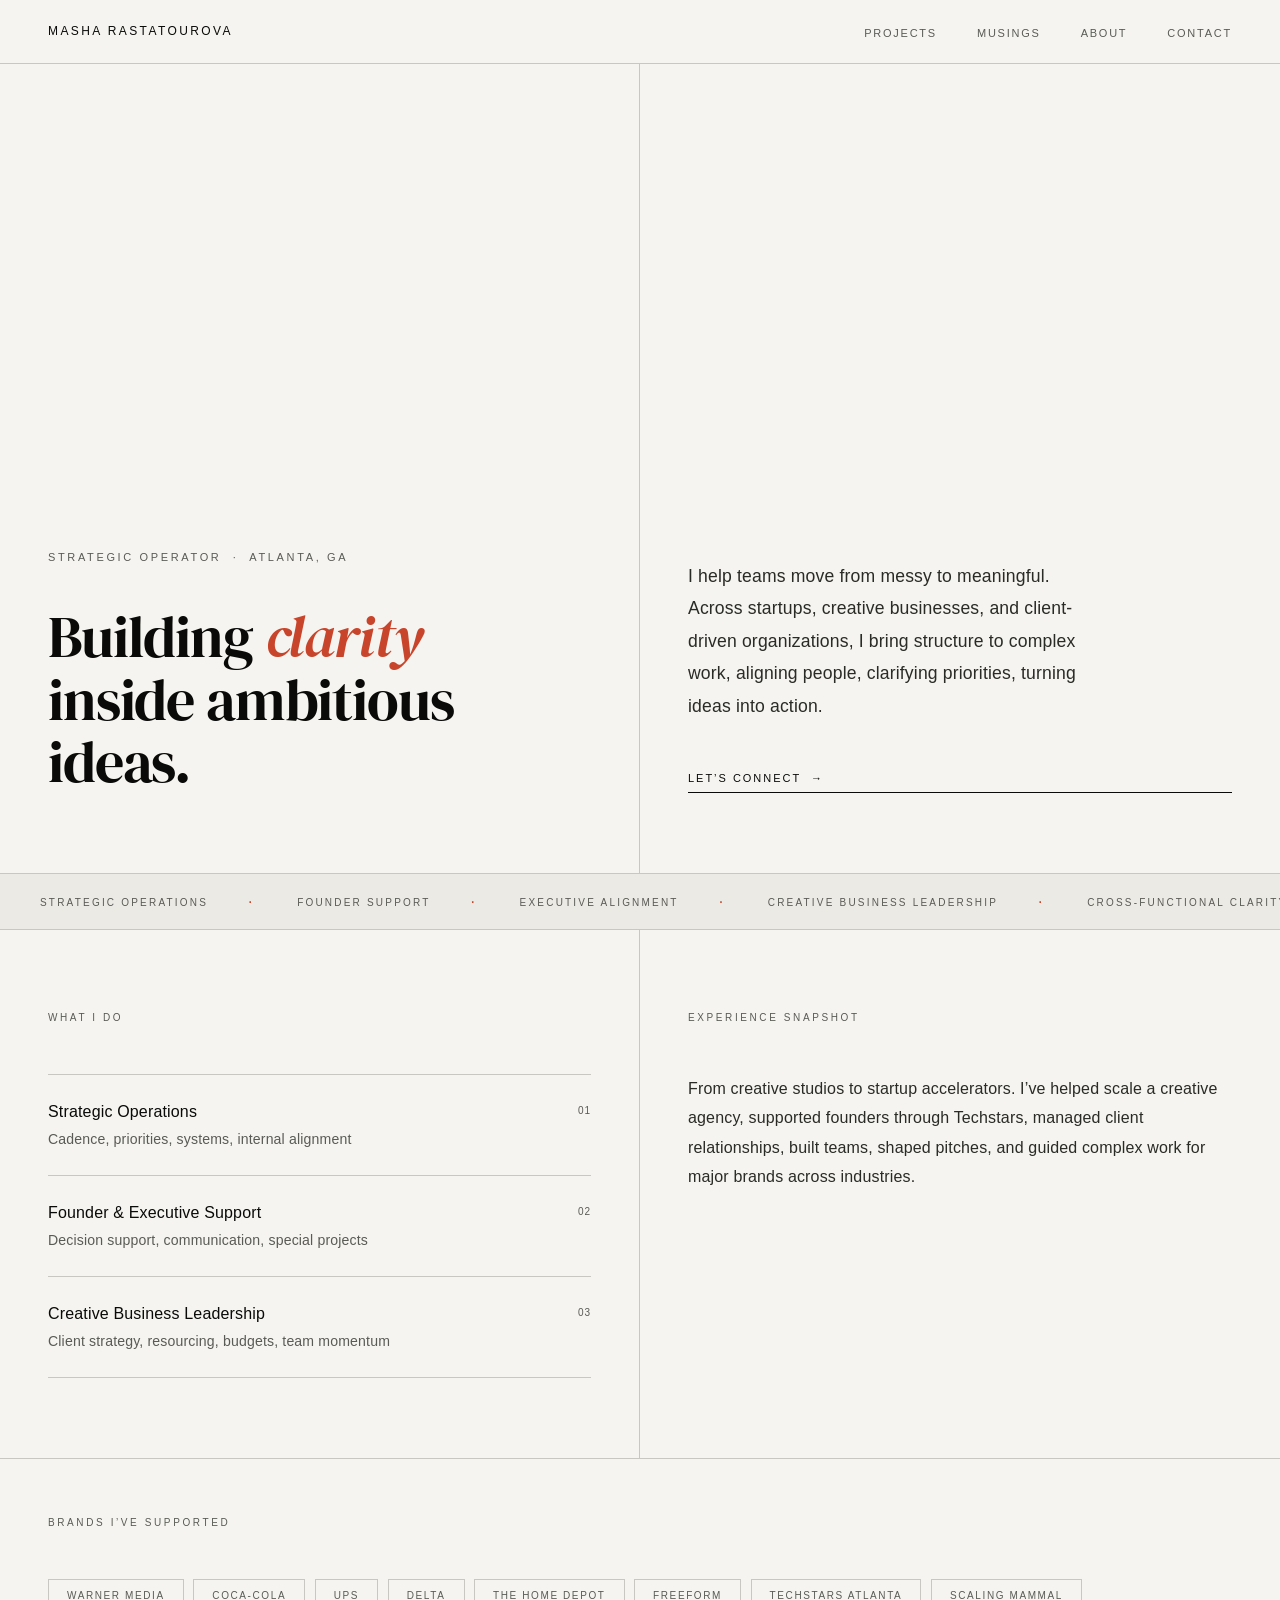
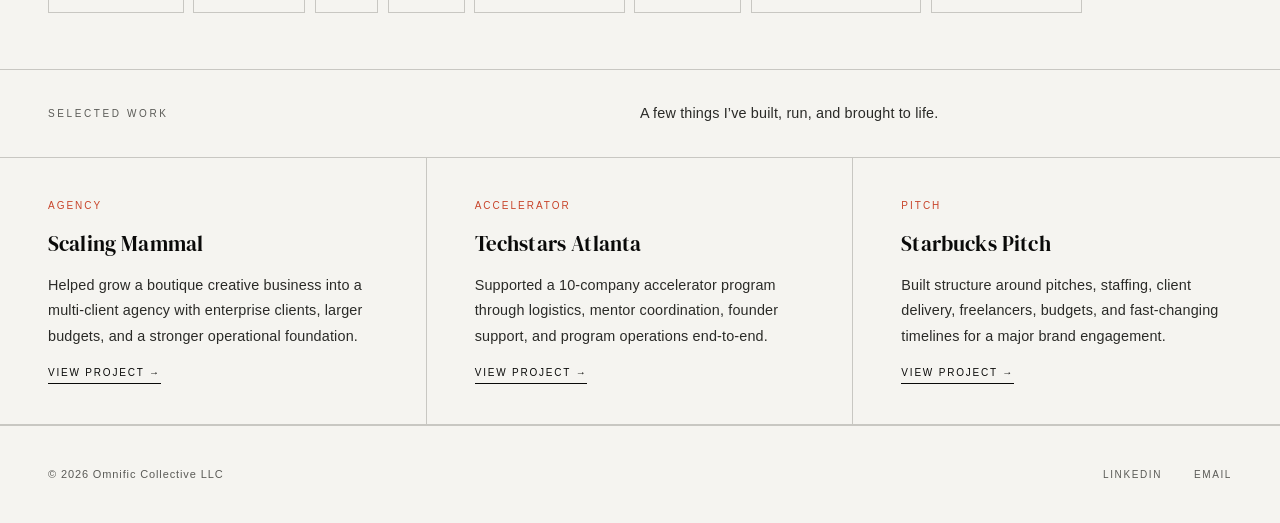
<file: index.html>
<!DOCTYPE html>
<html lang="en">
<head>
<meta charset="UTF-8">
<meta name="viewport" content="width=device-width, initial-scale=1.0">
<title>Masha Rastatourova</title>
<link href="https://fonts.googleapis.com/css2?family=DM+Serif+Display:ital@0;1&display=swap" rel="stylesheet">
<style>*,*::before,*::after{box-sizing:border-box;margin:0;padding:0}:root{--black:#0a0a09;--warm-white:#f5f4f0;--off-white:#eceae4;--mid:#5a5a56;--rule:#c8c7c2;--accent:#c8442a;--body-text:#2a2a27}html{font-size:16px;scroll-behavior:smooth}body{font-family:'Helvetica Neue',Helvetica,Arial,sans-serif;background:var(--warm-white);color:var(--black);font-weight:400;line-height:1.6;letter-spacing:.01em;-webkit-font-smoothing:antialiased}nav{width:100%;background:var(--warm-white);border-bottom:1px solid var(--rule);display:flex;align-items:center;justify-content:space-between;padding:0 3rem;height:64px}.nav-name{font-size:12px;letter-spacing:.2em;text-transform:uppercase;font-weight:500;color:var(--black);text-decoration:none}.nav-links{display:flex;gap:2.5rem;list-style:none}.nav-links a{font-size:11px;letter-spacing:.16em;text-transform:uppercase;color:var(--mid);text-decoration:none;transition:color .2s}.nav-links a:hover{color:var(--black)}.hero{display:grid;grid-template-columns:1fr 1fr;min-height:90vh;border-bottom:1px solid var(--rule)}.hero-left{display:flex;flex-direction:column;justify-content:flex-end;padding:5rem 3rem;border-right:1px solid var(--rule)}.eyebrow{font-size:11px;letter-spacing:.24em;text-transform:uppercase;color:var(--mid);margin-bottom:2.5rem;font-weight:500}.hero-headline{font-family:'DM Serif Display',Georgia,serif;font-size:clamp(2.8rem,4.5vw,4.4rem);font-weight:400;line-height:1.08;letter-spacing:-.02em;color:var(--black)}.hero-headline em{font-style:italic;color:var(--accent)}.hero-right{display:flex;flex-direction:column;justify-content:flex-end;padding:5rem 3rem}.hero-body{font-size:1.1rem;line-height:1.85;color:var(--body-text);max-width:420px;margin-bottom:3rem;font-weight:400}.cta-link{display:inline-flex;align-items:center;gap:10px;font-size:11px;letter-spacing:.18em;text-transform:uppercase;color:var(--black);text-decoration:none;border-bottom:1.5px solid var(--black);padding-bottom:4px;transition:color .2s,border-color .2s;font-weight:500}.cta-link:hover{color:var(--accent);border-color:var(--accent)}.marquee-bar{overflow:hidden;white-space:nowrap;padding:14px 0;border-bottom:1px solid var(--rule);background:var(--off-white)}.marquee-track{display:inline-block;animation:marquee 28s linear infinite}.marquee-track span{font-size:10px;letter-spacing:.22em;text-transform:uppercase;color:var(--mid);margin:0 2.5rem;font-weight:500}.marquee-track .dot{color:var(--accent);font-size:16px;vertical-align:middle;margin:0;letter-spacing:0}@keyframes marquee{from{transform:translateX(0)}to{transform:translateX(-50%)}}.two-col{display:grid;grid-template-columns:1fr 1fr;border-bottom:1px solid var(--rule)}.services-col{padding:5rem 3rem;border-right:1px solid var(--rule)}.section-label{font-size:10px;letter-spacing:.26em;text-transform:uppercase;color:var(--mid);margin-bottom:3rem;font-weight:500}.service-list{list-style:none}.service-item{display:grid;grid-template-columns:1fr auto;align-items:start;gap:1rem;padding:1.5rem 0;border-top:1px solid var(--rule)}.service-item:last-child{border-bottom:1px solid var(--rule)}.service-name{font-size:1rem;font-weight:500;color:var(--black);margin-bottom:.3rem}.service-desc{font-size:.88rem;color:var(--mid);line-height:1.55}.service-num{font-size:10px;color:var(--mid);letter-spacing:.1em;padding-top:4px;font-weight:500}.experience-col{padding:5rem 3rem}.exp-body{font-size:1rem;line-height:1.85;color:var(--body-text);margin-bottom:2.5rem}.clients-row{border-bottom:1px solid var(--rule);padding:3.5rem 3rem}.client-tags{display:flex;flex-wrap:wrap;gap:.6rem;margin-top:2rem}.tag{font-size:10px;letter-spacing:.16em;text-transform:uppercase;color:var(--mid);border:1px solid var(--rule);padding:8px 18px;transition:color .2s,border-color .2s;cursor:default;font-weight:500}.tag:hover{color:var(--black);border-color:var(--black)}.work-section{border-bottom:1px solid var(--rule)}.work-header{display:grid;grid-template-columns:1fr 1fr;border-bottom:1px solid var(--rule);padding:2rem 3rem;align-items:center}.work-header-right{font-size:.9rem;color:var(--body-text)}.work-cards{display:grid;grid-template-columns:1fr 1fr 1fr}.work-card{padding:2.5rem 3rem;border-right:1px solid var(--rule);display:flex;flex-direction:column;gap:1rem}.work-card:last-child{border-right:none}.card-tag{font-size:10px;letter-spacing:.2em;text-transform:uppercase;color:var(--accent);font-weight:500}.card-title{font-family:'DM Serif Display',Georgia,serif;font-size:1.3rem;font-weight:400;line-height:1.3;color:var(--black)}.card-body{font-size:.9rem;color:var(--body-text);line-height:1.75;flex:1}.card-link{display:inline-block;font-size:10px;letter-spacing:.18em;text-transform:uppercase;color:var(--black);text-decoration:none;border-bottom:1px solid var(--black);padding-bottom:2px;align-self:flex-start;transition:color .2s,border-color .2s;font-weight:500}.card-link:hover{color:var(--accent);border-color:var(--accent)}footer{display:grid;grid-template-columns:1fr 1fr;padding:2.5rem 3rem;align-items:center;border-top:1px solid var(--rule)}.footer-copy{font-size:11px;color:var(--mid);letter-spacing:.08em}.footer-links{display:flex;justify-content:flex-end;gap:2rem}.footer-links a{font-size:10px;letter-spacing:.16em;text-transform:uppercase;color:var(--mid);text-decoration:none;transition:color .2s;font-weight:500}.footer-links a:hover{color:var(--black)}.fade{opacity:0;transform:translateY(12px);animation:rise .8s ease forwards}.fade:nth-child(1){animation-delay:.05s}.fade:nth-child(2){animation-delay:.2s}.fade:nth-child(3){animation-delay:.35s}@keyframes rise{to{opacity:1;transform:translateY(0)}}@media(max-width:768px){nav{padding:0 1.5rem}.nav-links{gap:1.2rem}.hero{grid-template-columns:1fr;min-height:auto}.hero-left{padding:4rem 1.5rem 2rem;border-right:none;border-bottom:1px solid var(--rule)}.hero-right{padding:2rem 1.5rem 4rem}.two-col{grid-template-columns:1fr}.services-col{border-right:none;border-bottom:1px solid var(--rule);padding:3rem 1.5rem}.experience-col{padding:3rem 1.5rem}.clients-row{padding:3rem 1.5rem}.work-header{grid-template-columns:1fr;gap:.5rem;padding:1.5rem}.work-cards{grid-template-columns:1fr}.work-card{border-right:none;border-bottom:1px solid var(--rule);padding:2rem 1.5rem}.work-card:last-child{border-bottom:none}footer{grid-template-columns:1fr;gap:1rem;padding:2rem 1.5rem}.footer-links{justify-content:flex-start}}</style>
</head>
<body>

<nav>
  <a class="nav-name" href="#">Masha Rastatourova</a>
  <ul class="nav-links">
    <li><a href="projects.html">Projects</a></li>
    <li><a href="musings.html">Musings</a></li>
    <li><a href="about.html">About</a></li>
    <li><a href="mailto:masha.rastatourova@gmail.com">Contact</a></li>
  </ul>
</nav>

<section class="hero">
  <div class="hero-left">
    <p class="eyebrow fade">Strategic Operator &nbsp;&middot;&nbsp; Atlanta, GA</p>
    <h1 class="hero-headline fade">Building <em>clarity</em><br>inside ambitious<br>ideas.</h1>
  </div>
  <div class="hero-right">
    <p class="hero-body fade">I help teams move from messy to meaningful. Across startups, creative businesses, and client-driven organizations, I bring structure to complex work, aligning people, clarifying priorities, turning ideas into action.</p>
    <a class="cta-link" href="mailto:masha.rastatourova@gmail.com">Let&rsquo;s connect &nbsp;&rarr;</a>
  </div>
</section>

<div class="marquee-bar" aria-hidden="true">
  <div class="marquee-track">
    <span>Strategic Operations</span><span class="dot">&middot;</span>
    <span>Founder Support</span><span class="dot">&middot;</span>
    <span>Executive Alignment</span><span class="dot">&middot;</span>
    <span>Creative Business Leadership</span><span class="dot">&middot;</span>
    <span>Cross-functional Clarity</span><span class="dot">&middot;</span>
    <span>Operating Rhythms</span><span class="dot">&middot;</span>
    <span>Strategic Operations</span><span class="dot">&middot;</span>
    <span>Founder Support</span><span class="dot">&middot;</span>
    <span>Executive Alignment</span><span class="dot">&middot;</span>
    <span>Creative Business Leadership</span><span class="dot">&middot;</span>
    <span>Cross-functional Clarity</span><span class="dot">&middot;</span>
    <span>Operating Rhythms</span><span class="dot">&middot;</span>
  </div>
</div>

<div class="two-col">
  <div class="services-col">
    <p class="section-label">What I Do</p>
    <ul class="service-list">
      <li class="service-item">
        <div><p class="service-name">Strategic Operations</p><p class="service-desc">Cadence, priorities, systems, internal alignment</p></div>
        <span class="service-num">01</span>
      </li>
      <li class="service-item">
        <div><p class="service-name">Founder &amp; Executive Support</p><p class="service-desc">Decision support, communication, special projects</p></div>
        <span class="service-num">02</span>
      </li>
      <li class="service-item">
        <div><p class="service-name">Creative Business Leadership</p><p class="service-desc">Client strategy, resourcing, budgets, team momentum</p></div>
        <span class="service-num">03</span>
      </li>
    </ul>
  </div>
  <div class="experience-col">
    <p class="section-label">Experience Snapshot</p>
    <p class="exp-body">From creative studios to startup accelerators. I&rsquo;ve helped scale a creative agency, supported founders through Techstars, managed client relationships, built teams, shaped pitches, and guided complex work for major brands across industries.</p>
  </div>
</div>

<div class="clients-row">
  <p class="section-label">Brands I&rsquo;ve Supported</p>
  <div class="client-tags">
    <span class="tag">Warner Media</span>
    <span class="tag">Coca-Cola</span>
    <span class="tag">UPS</span>
    <span class="tag">Delta</span>
    <span class="tag">The Home Depot</span>
    <span class="tag">Freeform</span>
    <span class="tag">Techstars Atlanta</span>
    <span class="tag">Scaling Mammal</span>
  </div>
</div>

<div class="work-section">
  <div class="work-header">
    <p class="section-label" style="margin-bottom:0">Selected Work</p>
    <p class="work-header-right">A few things I&rsquo;ve built, run, and brought to life.</p>
  </div>
  <div class="work-cards">
    <div class="work-card">
      <span class="card-tag">Agency</span>
      <h3 class="card-title">Scaling Mammal</h3>
      <p class="card-body">Helped grow a boutique creative business into a multi-client agency with enterprise clients, larger budgets, and a stronger operational foundation.</p>
      <a class="card-link" href="#">View project &rarr;</a>
    </div>
    <div class="work-card">
      <span class="card-tag">Accelerator</span>
      <h3 class="card-title">Techstars Atlanta</h3>
      <p class="card-body">Supported a 10-company accelerator program through logistics, mentor coordination, founder support, and program operations end-to-end.</p>
      <a class="card-link" href="#">View project &rarr;</a>
    </div>
    <div class="work-card">
      <span class="card-tag">Pitch</span>
      <h3 class="card-title">Starbucks Pitch</h3>
      <p class="card-body">Built structure around pitches, staffing, client delivery, freelancers, budgets, and fast-changing timelines for a major brand engagement.</p>
      <a class="card-link" href="#">View project &rarr;</a>
    </div>
  </div>
</div>

<footer>
  <p class="footer-copy">&copy; 2026 Omnific Collective LLC</p>
  <div class="footer-links">
    <a href="https://www.linkedin.com/in/rastatourova/" target="_blank">LinkedIn</a>
    <a href="mailto:masha.rastatourova@gmail.com">Email</a>
  </div>
</footer>

</body>
</html>
</file>
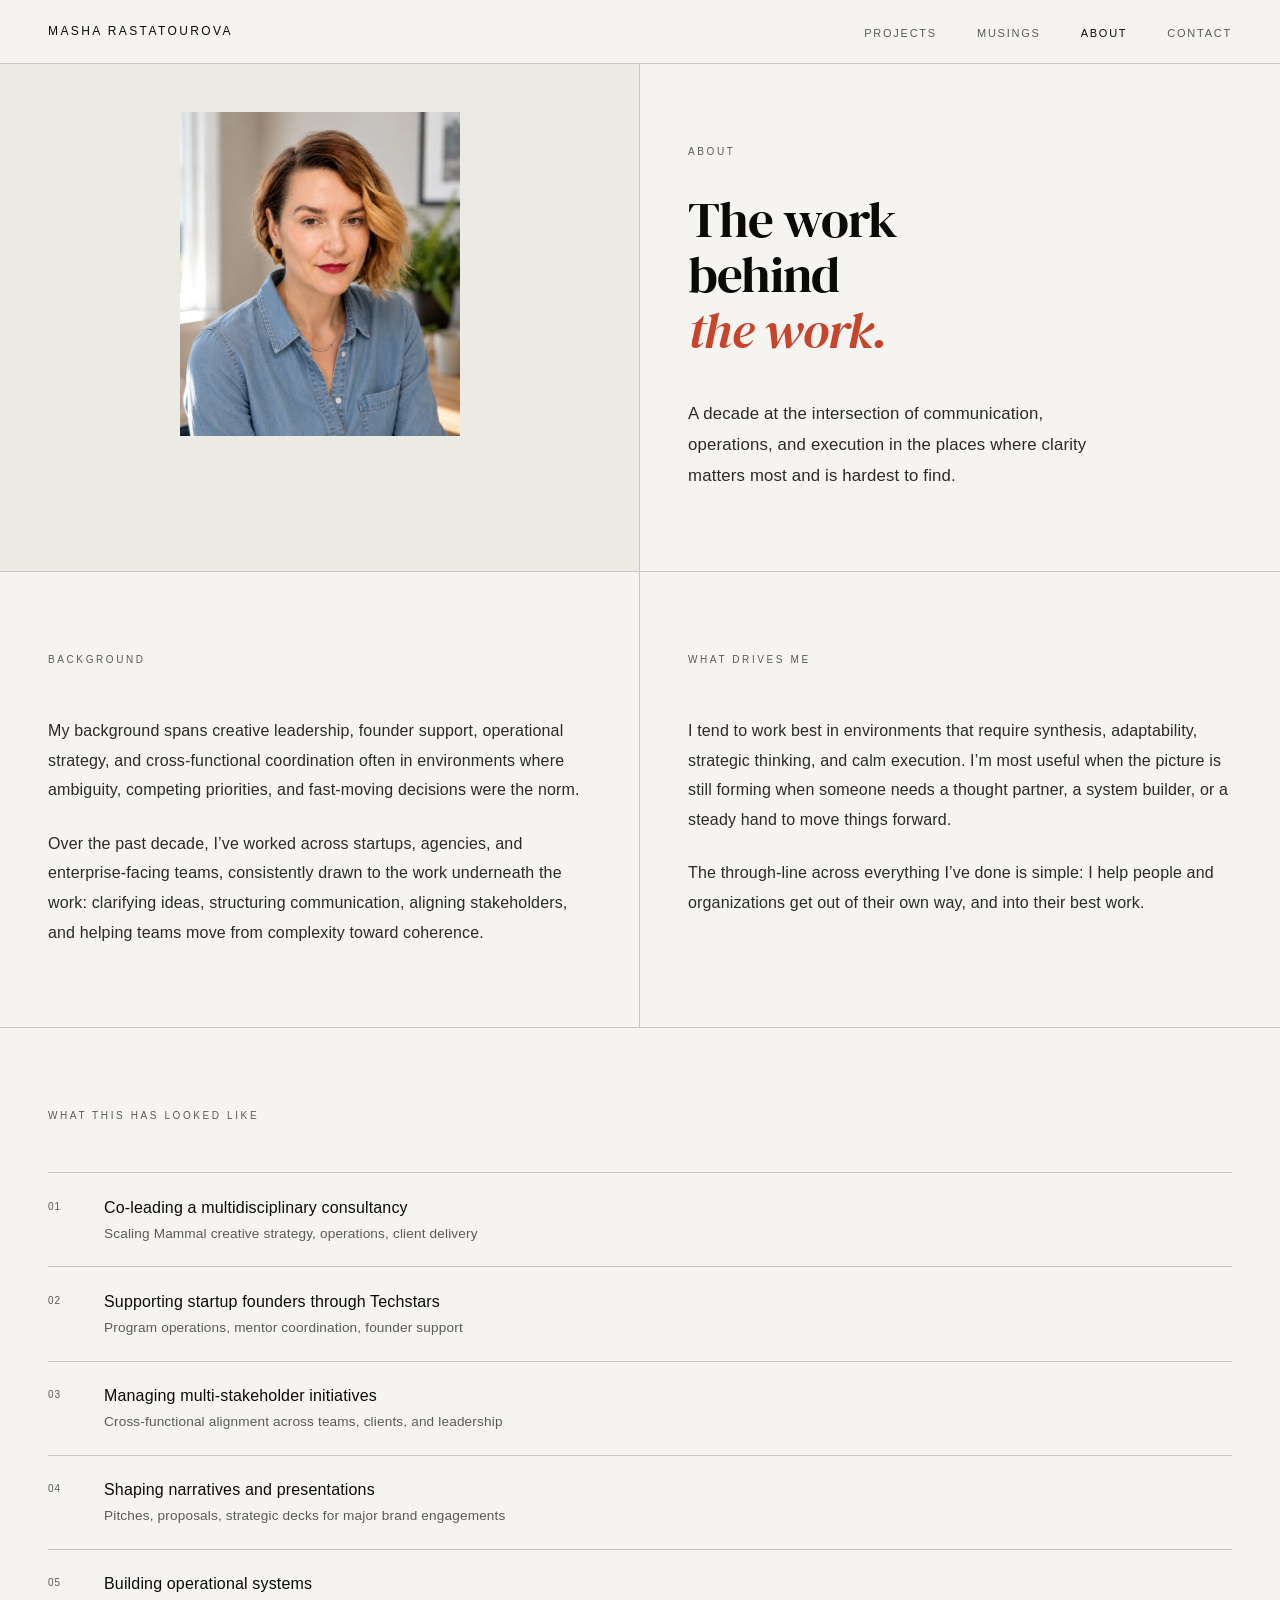
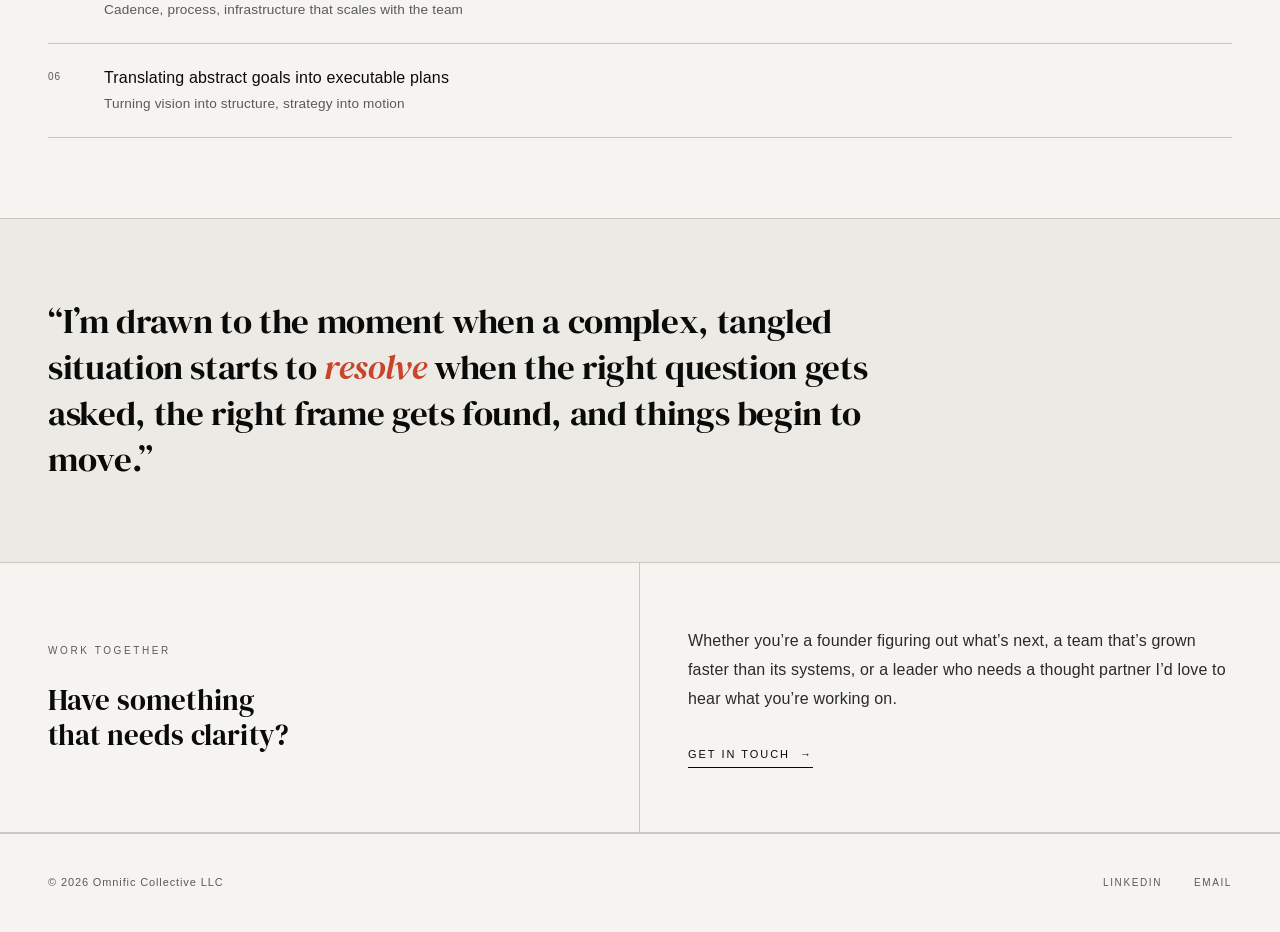
<file: about.html>
<!DOCTYPE html>
<html lang="en">
<head>
<meta charset="UTF-8">
<meta name="viewport" content="width=device-width, initial-scale=1.0">
<title>About — Masha Rastatourova</title>
<link href="https://fonts.googleapis.com/css2?family=DM+Serif+Display:ital@0;1&display=swap" rel="stylesheet">
<style>*,*::before,*::after{box-sizing:border-box;margin:0;padding:0}:root{--black:#0a0a09;--warm-white:#f5f4f0;--off-white:#eceae4;--mid:#5a5a56;--rule:#c8c7c2;--accent:#c8442a;--body-text:#2a2a27}html{font-size:16px;scroll-behavior:smooth}body{font-family:'Helvetica Neue',Helvetica,Arial,sans-serif;background:var(--warm-white);color:var(--black);font-weight:400;line-height:1.6;letter-spacing:.01em;-webkit-font-smoothing:antialiased}nav{width:100%;background:var(--warm-white);border-bottom:1px solid var(--rule);display:flex;align-items:center;justify-content:space-between;padding:0 3rem;height:64px}.nav-name{font-size:12px;letter-spacing:.2em;text-transform:uppercase;font-weight:500;color:var(--black);text-decoration:none}.nav-links{display:flex;gap:2.5rem;list-style:none}.nav-links a{font-size:11px;letter-spacing:.16em;text-transform:uppercase;color:var(--mid);text-decoration:none;transition:color .2s}.nav-links a:hover{color:var(--black)}.nav-links a.active{color:var(--black)}

/* INTRO — photo left, text right */
.intro{display:grid;grid-template-columns:1fr 1fr;border-bottom:1px solid var(--rule)}.intro-photo{border-right:1px solid var(--rule);padding:3rem;display:flex;align-items:flex-start;justify-content:center;background:var(--off-white)}.intro-photo img{width:100%;max-width:280px;height:auto;display:block;filter:grayscale(12%) contrast(1.02)}.intro-text{display:flex;flex-direction:column;justify-content:flex-end;padding:5rem 3rem}.intro-eyebrow{font-size:10px;letter-spacing:.26em;text-transform:uppercase;color:var(--mid);margin-bottom:2rem;font-weight:500}.intro-title{font-family:'DM Serif Display',Georgia,serif;font-size:clamp(2.6rem,4vw,3.8rem);font-weight:400;line-height:1.08;letter-spacing:-.02em;margin-bottom:2.5rem}.intro-title em{font-style:italic;color:var(--accent)}.intro-body{font-size:1.05rem;line-height:1.85;color:var(--body-text);max-width:420px}

/* BIO */
.bio-section{display:grid;grid-template-columns:1fr 1fr;border-bottom:1px solid var(--rule)}.bio-left{padding:5rem 3rem;border-right:1px solid var(--rule)}.bio-right{padding:5rem 3rem}.bio-label{font-size:10px;letter-spacing:.26em;text-transform:uppercase;color:var(--mid);margin-bottom:3rem;font-weight:500}.bio-body{font-size:1rem;line-height:1.85;color:var(--body-text);margin-bottom:1.5rem}.bio-body:last-child{margin-bottom:0}

/* CAPABILITIES */
.capabilities{border-bottom:1px solid var(--rule);padding:5rem 3rem}.cap-label{font-size:10px;letter-spacing:.26em;text-transform:uppercase;color:var(--mid);margin-bottom:3rem;font-weight:500}.cap-list{list-style:none}.cap-item{padding:1.4rem 0;border-top:1px solid var(--rule);display:grid;grid-template-columns:3rem 1fr;gap:.5rem;align-items:start}.cap-item:last-child{border-bottom:1px solid var(--rule)}.cap-num{font-size:10px;color:var(--mid);letter-spacing:.1em;font-weight:500;padding-top:3px}.cap-text{font-size:1rem;color:var(--black);font-weight:400;line-height:1.5}.cap-sub{font-size:.85rem;color:var(--mid);margin-top:.25rem;line-height:1.5}

/* QUOTE */
.quote-band{padding:5rem 3rem;border-bottom:1px solid var(--rule);background:var(--off-white)}.quote-text{font-family:'DM Serif Display',Georgia,serif;font-size:clamp(1.5rem,2.8vw,2.2rem);font-weight:400;line-height:1.3;letter-spacing:-.01em;color:var(--black);max-width:820px}.quote-text em{font-style:italic;color:var(--accent)}

/* CTA */
.about-cta{display:grid;grid-template-columns:1fr 1fr;border-bottom:1px solid var(--rule)}.cta-left{padding:4rem 3rem;border-right:1px solid var(--rule);display:flex;flex-direction:column;justify-content:center}.cta-right{padding:4rem 3rem;display:flex;flex-direction:column;justify-content:center}.cta-label{font-size:10px;letter-spacing:.26em;text-transform:uppercase;color:var(--mid);margin-bottom:1.5rem;font-weight:500}.cta-heading{font-family:'DM Serif Display',Georgia,serif;font-size:1.8rem;font-weight:400;line-height:1.2}.cta-body{font-size:1rem;line-height:1.8;color:var(--body-text);margin-bottom:2rem}.cta-link{display:inline-flex;align-items:center;gap:10px;font-size:11px;letter-spacing:.18em;text-transform:uppercase;color:var(--black);text-decoration:none;border-bottom:1.5px solid var(--black);padding-bottom:4px;transition:color .2s,border-color .2s;font-weight:500;align-self:flex-start}.cta-link:hover{color:var(--accent);border-color:var(--accent)}

footer{display:grid;grid-template-columns:1fr 1fr;padding:2.5rem 3rem;align-items:center;border-top:1px solid var(--rule)}.footer-copy{font-size:11px;color:var(--mid);letter-spacing:.08em}.footer-links{display:flex;justify-content:flex-end;gap:2rem}.footer-links a{font-size:10px;letter-spacing:.16em;text-transform:uppercase;color:var(--mid);text-decoration:none;transition:color .2s;font-weight:500}.footer-links a:hover{color:var(--black)}

.fade{opacity:0;transform:translateY(12px);animation:rise .8s ease forwards}.fade:nth-child(1){animation-delay:.05s}.fade:nth-child(2){animation-delay:.2s}.fade:nth-child(3){animation-delay:.35s}@keyframes rise{to{opacity:1;transform:translateY(0)}}

@media(max-width:768px){nav{padding:0 1.5rem}.nav-links{gap:1.2rem}.intro{grid-template-columns:1fr}.intro-photo{border-right:none;border-bottom:1px solid var(--rule);padding:2rem 1.5rem}.intro-photo img{max-width:200px}.intro-text{padding:3rem 1.5rem}.bio-section{grid-template-columns:1fr}.bio-left{padding:3rem 1.5rem;border-right:none;border-bottom:1px solid var(--rule)}.bio-right{padding:3rem 1.5rem}.capabilities{padding:3rem 1.5rem}.quote-band{padding:3rem 1.5rem}.about-cta{grid-template-columns:1fr}.cta-left{padding:3rem 1.5rem;border-right:none;border-bottom:1px solid var(--rule)}.cta-right{padding:3rem 1.5rem}footer{grid-template-columns:1fr;gap:1rem;padding:2rem 1.5rem}.footer-links{justify-content:flex-start}}</style>
</head>
<body>

<nav>
  <a class="nav-name" href="index.html">Masha Rastatourova</a>
  <ul class="nav-links">
    <li><a href="projects.html">Projects</a></li>
    <li><a href="musings.html">Musings</a></li>
    <li><a href="about.html" class="active">About</a></li>
    <li><a href="contact.html">Contact</a></li>
  </ul>
</nav>

<!-- INTRO WITH PHOTO -->
<div class="intro">
  <div class="intro-photo">
    <img src="masha.png" alt="Masha Rastatourova">
  </div>
  <div class="intro-text">
    <p class="intro-eyebrow fade">About</p>
    <h1 class="intro-title fade">The work<br>behind<br><em>the work.</em></h1>
    <p class="intro-body fade">A decade at the intersection of communication, operations, and execution in the places where clarity matters most and is hardest to find.</p>
  </div>
</div>

<!-- BIO -->
<div class="bio-section">
  <div class="bio-left">
    <p class="bio-label">Background</p>
    <p class="bio-body">My background spans creative leadership, founder support, operational strategy, and cross-functional coordination often in environments where ambiguity, competing priorities, and fast-moving decisions were the norm.</p>
    <p class="bio-body">Over the past decade, I&rsquo;ve worked across startups, agencies, and enterprise-facing teams, consistently drawn to the work underneath the work: clarifying ideas, structuring communication, aligning stakeholders, and helping teams move from complexity toward coherence.</p>
  </div>
  <div class="bio-right">
    <p class="bio-label">What Drives Me</p>
    <p class="bio-body">I tend to work best in environments that require synthesis, adaptability, strategic thinking, and calm execution. I&rsquo;m most useful when the picture is still forming when someone needs a thought partner, a system builder, or a steady hand to move things forward.</p>
    <p class="bio-body">The through-line across everything I&rsquo;ve done is simple: I help people and organizations get out of their own way, and into their best work.</p>
  </div>
</div>

<!-- CAPABILITIES -->
<div class="capabilities">
  <p class="cap-label">What This Has Looked Like</p>
  <ul class="cap-list">
    <li class="cap-item">
      <span class="cap-num">01</span>
      <div><p class="cap-text">Co-leading a multidisciplinary consultancy</p><p class="cap-sub">Scaling Mammal creative strategy, operations, client delivery</p></div>
    </li>
    <li class="cap-item">
      <span class="cap-num">02</span>
      <div><p class="cap-text">Supporting startup founders through Techstars</p><p class="cap-sub">Program operations, mentor coordination, founder support</p></div>
    </li>
    <li class="cap-item">
      <span class="cap-num">03</span>
      <div><p class="cap-text">Managing multi-stakeholder initiatives</p><p class="cap-sub">Cross-functional alignment across teams, clients, and leadership</p></div>
    </li>
    <li class="cap-item">
      <span class="cap-num">04</span>
      <div><p class="cap-text">Shaping narratives and presentations</p><p class="cap-sub">Pitches, proposals, strategic decks for major brand engagements</p></div>
    </li>
    <li class="cap-item">
      <span class="cap-num">05</span>
      <div><p class="cap-text">Building operational systems</p><p class="cap-sub">Cadence, process, infrastructure that scales with the team</p></div>
    </li>
    <li class="cap-item">
      <span class="cap-num">06</span>
      <div><p class="cap-text">Translating abstract goals into executable plans</p><p class="cap-sub">Turning vision into structure, strategy into motion</p></div>
    </li>
  </ul>
</div>

<!-- QUOTE -->
<div class="quote-band">
  <p class="quote-text">&ldquo;I&rsquo;m drawn to the moment when a complex, tangled situation starts to <em>resolve</em> when the right question gets asked, the right frame gets found, and things begin to move.&rdquo;</p>
</div>

<!-- CTA -->
<div class="about-cta">
  <div class="cta-left">
    <p class="cta-label">Work Together</p>
    <h2 class="cta-heading">Have something<br>that needs clarity?</h2>
  </div>
  <div class="cta-right">
    <p class="cta-body">Whether you&rsquo;re a founder figuring out what&rsquo;s next, a team that&rsquo;s grown faster than its systems, or a leader who needs a thought partner I&rsquo;d love to hear what you&rsquo;re working on.</p>
    <a class="cta-link" href="contact.html">Get in touch &nbsp;&rarr;</a>
  </div>
</div>

<footer>
  <p class="footer-copy">&copy; 2026 Omnific Collective LLC</p>
  <div class="footer-links">
    <a href="https://www.linkedin.com/in/rastatourova/" target="_blank">LinkedIn</a>
    <a href="mailto:masha.rastatourova@gmail.com">Email</a>
  </div>
</footer>

</body>
</html>
</file>
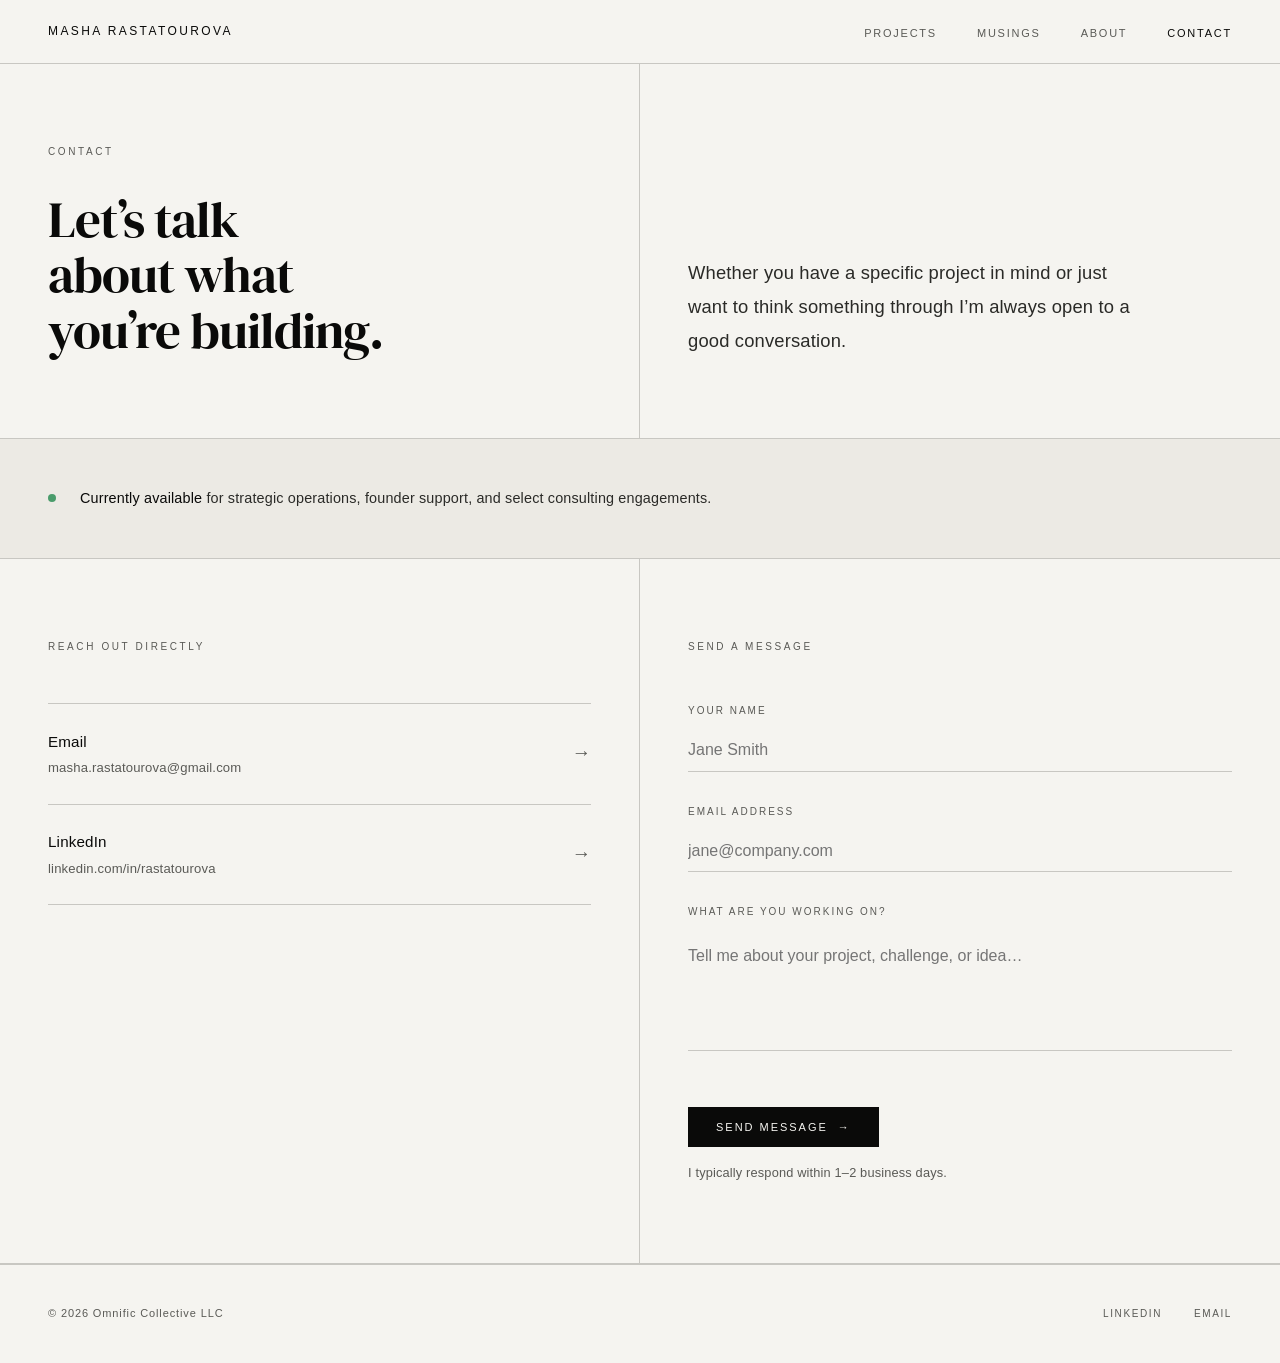
<file: contact.html>
<!DOCTYPE html>
<html lang="en">
<head>
<meta charset="UTF-8">
<meta name="viewport" content="width=device-width, initial-scale=1.0">
<title>Contact — Masha Rastatourova</title>
<link href="https://fonts.googleapis.com/css2?family=DM+Serif+Display:ital@0;1&display=swap" rel="stylesheet">
<style>*,*::before,*::after{box-sizing:border-box;margin:0;padding:0}:root{--black:#0a0a09;--warm-white:#f5f4f0;--off-white:#eceae4;--mid:#5a5a56;--rule:#c8c7c2;--accent:#c8442a;--body-text:#2a2a27}html{font-size:16px;scroll-behavior:smooth}body{font-family:'Helvetica Neue',Helvetica,Arial,sans-serif;background:var(--warm-white);color:var(--black);font-weight:400;line-height:1.6;letter-spacing:.01em;-webkit-font-smoothing:antialiased}nav{width:100%;background:var(--warm-white);border-bottom:1px solid var(--rule);display:flex;align-items:center;justify-content:space-between;padding:0 3rem;height:64px}.nav-name{font-size:12px;letter-spacing:.2em;text-transform:uppercase;font-weight:500;color:var(--black);text-decoration:none}.nav-links{display:flex;gap:2.5rem;list-style:none}.nav-links a{font-size:11px;letter-spacing:.16em;text-transform:uppercase;color:var(--mid);text-decoration:none;transition:color .2s}.nav-links a:hover{color:var(--black)}.nav-links a.active{color:var(--black)}

/* PAGE HEADER */
.page-header{display:grid;grid-template-columns:1fr 1fr;border-bottom:1px solid var(--rule);min-height:40vh}.page-header-left{padding:5rem 3rem;border-right:1px solid var(--rule);display:flex;flex-direction:column;justify-content:flex-end}.page-header-right{padding:5rem 3rem;display:flex;flex-direction:column;justify-content:flex-end}.page-eyebrow{font-size:10px;letter-spacing:.26em;text-transform:uppercase;color:var(--mid);margin-bottom:2rem;font-weight:500}.page-title{font-family:'DM Serif Display',Georgia,serif;font-size:clamp(2.8rem,4vw,4rem);font-weight:400;line-height:1.08;letter-spacing:-.02em}.page-intro{font-size:1.15rem;line-height:1.85;color:var(--body-text);max-width:460px}

/* CONTACT GRID */
.contact-grid{display:grid;grid-template-columns:1fr 1fr;border-bottom:1px solid var(--rule)}.contact-left{padding:5rem 3rem;border-right:1px solid var(--rule)}.contact-right{padding:5rem 3rem}.contact-label{font-size:10px;letter-spacing:.26em;text-transform:uppercase;color:var(--mid);margin-bottom:3rem;font-weight:500}

/* DIRECT LINKS */
.direct-links{display:flex;flex-direction:column;gap:0}.direct-link{display:flex;align-items:center;justify-content:space-between;padding:1.6rem 0;border-top:1px solid var(--rule);text-decoration:none;transition:color .2s}.direct-link:last-child{border-bottom:1px solid var(--rule)}.direct-link-label{font-size:.95rem;font-weight:500;color:var(--black);transition:color .2s}.direct-link-sub{font-size:.82rem;color:var(--mid);margin-top:.2rem}.direct-link-arrow{font-size:1.2rem;color:var(--mid);transition:color .2s,transform .2s}.direct-link:hover .direct-link-label{color:var(--accent)}.direct-link:hover .direct-link-arrow{color:var(--accent);transform:translateX(4px)}

/* FORM */
.form-group{margin-bottom:2rem}.form-label{display:block;font-size:10px;letter-spacing:.2em;text-transform:uppercase;color:var(--mid);margin-bottom:.7rem;font-weight:500}.form-input,.form-textarea{width:100%;background:transparent;border:none;border-bottom:1px solid var(--rule);padding:.7rem 0;font-size:1rem;color:var(--black);font-family:inherit;font-weight:400;outline:none;transition:border-color .2s;-webkit-appearance:none;border-radius:0}.form-input:focus,.form-textarea:focus{border-bottom-color:var(--black)}.form-textarea{resize:none;height:120px;line-height:1.7}.form-submit{display:inline-flex;align-items:center;gap:10px;font-size:11px;letter-spacing:.18em;text-transform:uppercase;color:var(--warm-white);background:var(--black);border:none;padding:14px 28px;cursor:pointer;font-family:inherit;font-weight:500;transition:background .2s;margin-top:1rem}.form-submit:hover{background:var(--accent)}.form-note{font-size:.8rem;color:var(--mid);margin-top:1rem;line-height:1.6}

/* AVAILABILITY */
.availability{padding:3rem;border-bottom:1px solid var(--rule);background:var(--off-white);display:flex;align-items:center;gap:1.5rem}.avail-dot{width:8px;height:8px;border-radius:50%;background:#4a9c6b;flex-shrink:0}.avail-text{font-size:.9rem;color:var(--body-text)}.avail-text strong{color:var(--black);font-weight:500}

footer{display:grid;grid-template-columns:1fr 1fr;padding:2.5rem 3rem;align-items:center;border-top:1px solid var(--rule)}.footer-copy{font-size:11px;color:var(--mid);letter-spacing:.08em}.footer-links{display:flex;justify-content:flex-end;gap:2rem}.footer-links a{font-size:10px;letter-spacing:.16em;text-transform:uppercase;color:var(--mid);text-decoration:none;transition:color .2s;font-weight:500}.footer-links a:hover{color:var(--black)}

.fade{opacity:0;transform:translateY(12px);animation:rise .8s ease forwards}.fade:nth-child(1){animation-delay:.05s}.fade:nth-child(2){animation-delay:.2s}.fade:nth-child(3){animation-delay:.35s}@keyframes rise{to{opacity:1;transform:translateY(0)}}

@media(max-width:768px){nav{padding:0 1.5rem}.nav-links{gap:1.2rem}.page-header{grid-template-columns:1fr}.page-header-left{padding:4rem 1.5rem 2rem;border-right:none;border-bottom:1px solid var(--rule)}.page-header-right{padding:2rem 1.5rem}.contact-grid{grid-template-columns:1fr}.contact-left{padding:3rem 1.5rem;border-right:none;border-bottom:1px solid var(--rule)}.contact-right{padding:3rem 1.5rem}.availability{padding:2rem 1.5rem}footer{grid-template-columns:1fr;gap:1rem;padding:2rem 1.5rem}.footer-links{justify-content:flex-start}}</style>
</head>
<body>

<nav>
  <a class="nav-name" href="index.html">Masha Rastatourova</a>
  <ul class="nav-links">
    <li><a href="projects.html">Projects</a></li>
    <li><a href="musings.html">Musings</a></li>
    <li><a href="about.html">About</a></li>
    <li><a href="contact.html" class="active">Contact</a></li>
  </ul>
</nav>

<div class="page-header">
  <div class="page-header-left">
    <p class="page-eyebrow fade">Contact</p>
    <h1 class="page-title fade">Let&rsquo;s talk<br>about what<br>you&rsquo;re building.</h1>
  </div>
  <div class="page-header-right">
    <p class="page-intro fade">Whether you have a specific project in mind or just want to think something through I&rsquo;m always open to a good conversation.</p>
  </div>
</div>

<div class="availability">
  <div class="avail-dot"></div>
  <p class="avail-text"><strong>Currently available</strong> for strategic operations, founder support, and select consulting engagements.</p>
</div>

<div class="contact-grid">
  <div class="contact-left">
    <p class="contact-label">Reach Out Directly</p>
    <div class="direct-links">
      <a class="direct-link" href="mailto:masha.rastatourova@gmail.com">
        <div>
          <p class="direct-link-label">Email</p>
          <p class="direct-link-sub">masha.rastatourova@gmail.com</p>
        </div>
        <span class="direct-link-arrow">&rarr;</span>
      </a>
      <a class="direct-link" href="https://www.linkedin.com/in/rastatourova/" target="_blank">
        <div>
          <p class="direct-link-label">LinkedIn</p>
          <p class="direct-link-sub">linkedin.com/in/rastatourova</p>
        </div>
        <span class="direct-link-arrow">&rarr;</span>
      </a>
    </div>
  </div>

  <div class="contact-right">
    <p class="contact-label">Send a Message</p>
    <form action="https://formspree.io/f/YOUR_FORM_ID" method="POST">
      <div class="form-group">
        <label class="form-label" for="name">Your Name</label>
        <input class="form-input" type="text" id="name" name="name" placeholder="Jane Smith" required>
      </div>
      <div class="form-group">
        <label class="form-label" for="email">Email Address</label>
        <input class="form-input" type="email" id="email" name="email" placeholder="jane@company.com" required>
      </div>
      <div class="form-group">
        <label class="form-label" for="message">What are you working on?</label>
        <textarea class="form-textarea" id="message" name="message" placeholder="Tell me about your project, challenge, or idea&hellip;" required></textarea>
      </div>
      <button class="form-submit" type="submit">Send message &nbsp;&rarr;</button>
      <p class="form-note">I typically respond within 1&ndash;2 business days.</p>
    </form>
  </div>
</div>

<footer>
  <p class="footer-copy">&copy; 2026 Omnific Collective LLC</p>
  <div class="footer-links">
    <a href="https://www.linkedin.com/in/rastatourova/" target="_blank">LinkedIn</a>
    <a href="mailto:masha.rastatourova@gmail.com">Email</a>
  </div>
</footer>

</body>
</html>
</file>
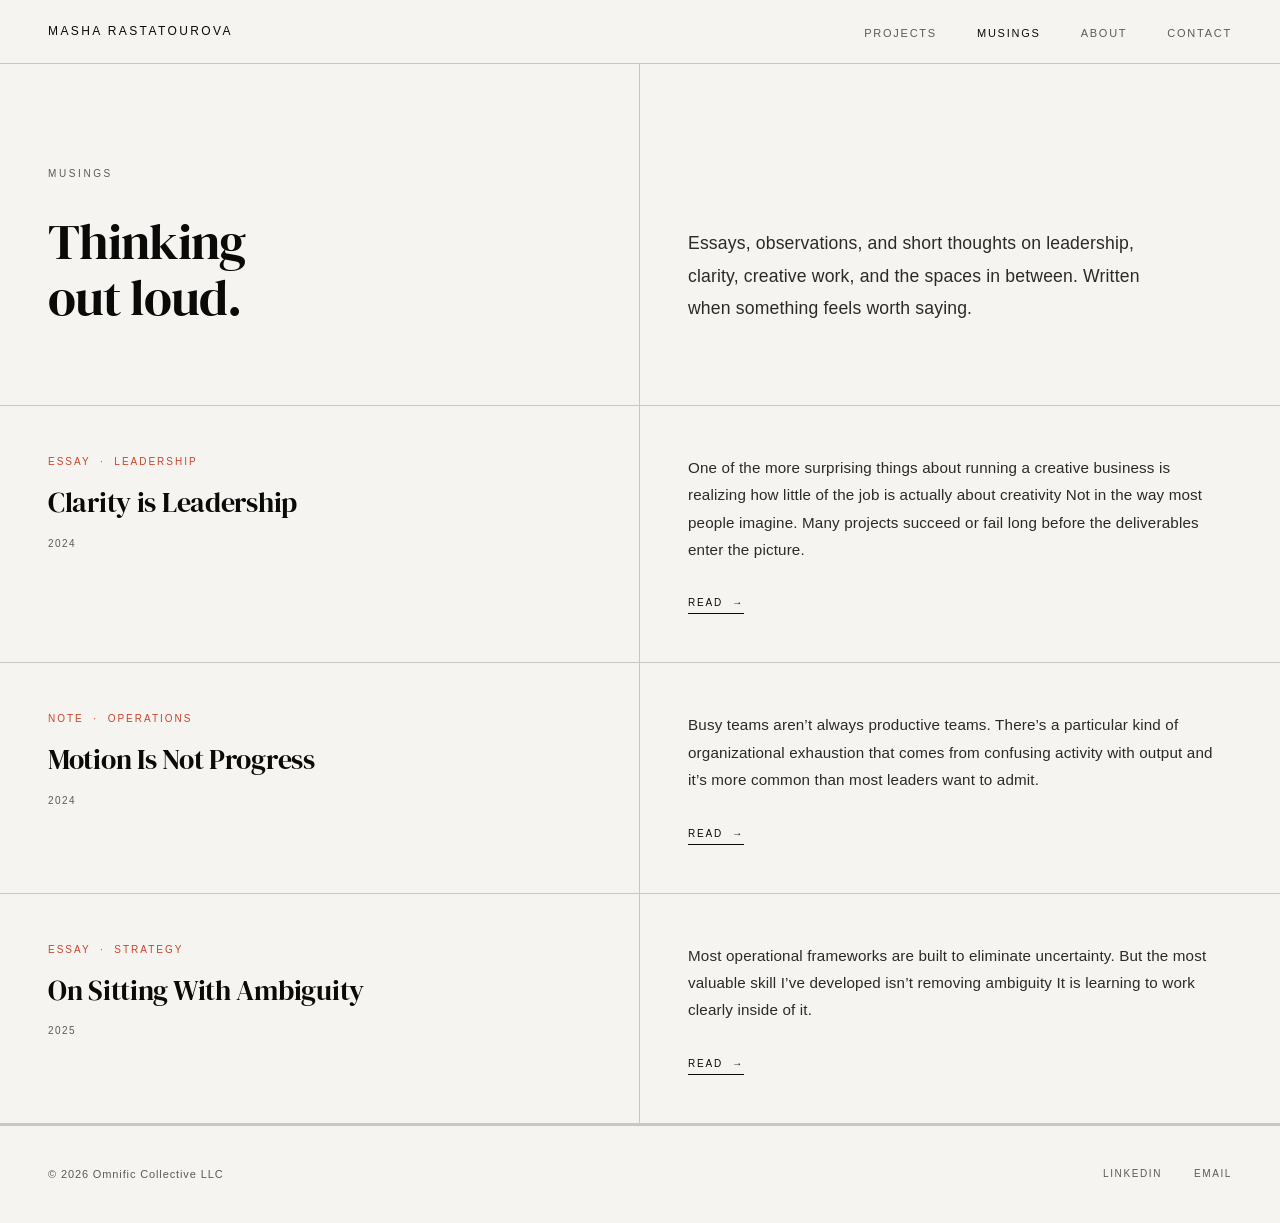
<file: musings.html>
<!DOCTYPE html>
<html lang="en">
<head>
<meta charset="UTF-8">
<meta name="viewport" content="width=device-width, initial-scale=1.0">
<title>Musings — Masha Rastatourova</title>
<link href="https://fonts.googleapis.com/css2?family=DM+Serif+Display:ital@0;1&display=swap" rel="stylesheet">
<style>*,*::before,*::after{box-sizing:border-box;margin:0;padding:0}:root{--black:#0a0a09;--warm-white:#f5f4f0;--off-white:#eceae4;--mid:#5a5a56;--rule:#c8c7c2;--accent:#c8442a;--body-text:#2a2a27}html{font-size:16px;scroll-behavior:smooth}body{font-family:'Helvetica Neue',Helvetica,Arial,sans-serif;background:var(--warm-white);color:var(--black);font-weight:400;line-height:1.6;letter-spacing:.01em;-webkit-font-smoothing:antialiased}nav{width:100%;background:var(--warm-white);border-bottom:1px solid var(--rule);display:flex;align-items:center;justify-content:space-between;padding:0 3rem;height:64px}.nav-name{font-size:12px;letter-spacing:.2em;text-transform:uppercase;font-weight:500;color:var(--black);text-decoration:none}.nav-links{display:flex;gap:2.5rem;list-style:none}.nav-links a{font-size:11px;letter-spacing:.16em;text-transform:uppercase;color:var(--mid);text-decoration:none;transition:color .2s}.nav-links a:hover{color:var(--black)}.nav-links a.active{color:var(--black)}

/* PAGE HEADER */
.page-header{display:grid;grid-template-columns:1fr 1fr;border-bottom:1px solid var(--rule);min-height:38vh}.page-header-left{padding:5rem 3rem;border-right:1px solid var(--rule);display:flex;flex-direction:column;justify-content:flex-end}.page-header-right{padding:5rem 3rem;display:flex;flex-direction:column;justify-content:flex-end}.page-eyebrow{font-size:10px;letter-spacing:.26em;text-transform:uppercase;color:var(--mid);margin-bottom:2rem;font-weight:500}.page-title{font-family:'DM Serif Display',Georgia,serif;font-size:clamp(2.8rem,4vw,4rem);font-weight:400;line-height:1.08;letter-spacing:-.02em}.page-intro{font-size:1.1rem;line-height:1.85;color:var(--body-text);max-width:460px}

/* ARTICLE LIST */
.articles{border-bottom:1px solid var(--rule)}
.article-row{display:grid;grid-template-columns:1fr 1fr;border-bottom:1px solid var(--rule);cursor:pointer;transition:background .2s}.article-row:hover{background:var(--off-white)}.article-row:last-child{border-bottom:none}.article-left{padding:3rem;border-right:1px solid var(--rule)}.article-right{padding:3rem;display:flex;flex-direction:column;justify-content:space-between}.article-tag{font-size:10px;letter-spacing:.2em;text-transform:uppercase;color:var(--accent);font-weight:500;margin-bottom:1rem}.article-title{font-family:'DM Serif Display',Georgia,serif;font-size:clamp(1.4rem,2.2vw,1.9rem);font-weight:400;line-height:1.2;letter-spacing:-.01em;margin-bottom:1rem}.article-date{font-size:10px;letter-spacing:.14em;text-transform:uppercase;color:var(--mid);font-weight:500}.article-preview{font-size:.95rem;line-height:1.8;color:var(--body-text);margin-bottom:2rem}.article-read{font-size:10px;letter-spacing:.18em;text-transform:uppercase;color:var(--black);border-bottom:1px solid var(--black);padding-bottom:2px;display:inline-block;align-self:flex-start;transition:color .2s,border-color .2s;font-weight:500}.article-row:hover .article-read{color:var(--accent);border-color:var(--accent)}

/* FULL ARTICLE */
.article-full{display:none;border-bottom:1px solid var(--rule)}.article-full.open{display:block}.article-full-inner{display:grid;grid-template-columns:1fr 2fr;border-bottom:1px solid var(--rule)}.article-sidebar{padding:4rem 3rem;border-right:1px solid var(--rule)}.sidebar-label{font-size:10px;letter-spacing:.26em;text-transform:uppercase;color:var(--mid);margin-bottom:1.5rem;font-weight:500}.sidebar-title{font-family:'DM Serif Display',Georgia,serif;font-size:1.4rem;font-weight:400;line-height:1.25;margin-bottom:2rem}.sidebar-meta{font-size:.85rem;color:var(--mid);line-height:1.7}.article-content{padding:4rem 3rem}.article-content p{font-size:1.05rem;line-height:1.9;color:var(--body-text);margin-bottom:1.6rem}.article-content p:last-child{margin-bottom:0}.article-content p.pullquote{font-family:'DM Serif Display',Georgia,serif;font-size:1.35rem;line-height:1.4;color:var(--black);border-left:2px solid var(--accent);padding-left:1.5rem;margin:2.5rem 0;font-weight:400}

/* CLOSE BTN */
.close-btn{padding:1.5rem 3rem;display:flex;align-items:center;gap:.5rem;font-size:10px;letter-spacing:.18em;text-transform:uppercase;color:var(--mid);cursor:pointer;transition:color .2s;font-weight:500;background:none;border:none;font-family:inherit}.close-btn:hover{color:var(--black)}

footer{display:grid;grid-template-columns:1fr 1fr;padding:2.5rem 3rem;align-items:center;border-top:1px solid var(--rule)}.footer-copy{font-size:11px;color:var(--mid);letter-spacing:.08em}.footer-links{display:flex;justify-content:flex-end;gap:2rem}.footer-links a{font-size:10px;letter-spacing:.16em;text-transform:uppercase;color:var(--mid);text-decoration:none;transition:color .2s;font-weight:500}.footer-links a:hover{color:var(--black)}

.fade{opacity:0;transform:translateY(12px);animation:rise .8s ease forwards}.fade:nth-child(1){animation-delay:.05s}.fade:nth-child(2){animation-delay:.2s}@keyframes rise{to{opacity:1;transform:translateY(0)}}

@media(max-width:768px){nav{padding:0 1.5rem}.nav-links{gap:1.2rem}.page-header{grid-template-columns:1fr}.page-header-left{padding:4rem 1.5rem 2rem;border-right:none;border-bottom:1px solid var(--rule)}.page-header-right{padding:2rem 1.5rem}.article-row{grid-template-columns:1fr}.article-left{padding:2rem 1.5rem;border-right:none;border-bottom:1px solid var(--rule)}.article-right{padding:2rem 1.5rem}.article-full-inner{grid-template-columns:1fr}.article-sidebar{padding:2.5rem 1.5rem;border-right:none;border-bottom:1px solid var(--rule)}.article-content{padding:2.5rem 1.5rem}.close-btn{padding:1.5rem}footer{grid-template-columns:1fr;gap:1rem;padding:2rem 1.5rem}.footer-links{justify-content:flex-start}}</style>
</head>
<body>

<nav>
  <a class="nav-name" href="index.html">Masha Rastatourova</a>
  <ul class="nav-links">
    <li><a href="projects.html">Projects</a></li>
    <li><a href="musings.html" class="active">Musings</a></li>
    <li><a href="about.html">About</a></li>
    <li><a href="contact.html">Contact</a></li>
  </ul>
</nav>

<div class="page-header">
  <div class="page-header-left">
    <p class="page-eyebrow fade">Musings</p>
    <h1 class="page-title fade">Thinking<br>out loud.</h1>
  </div>
  <div class="page-header-right">
    <p class="page-intro fade">Essays, observations, and short thoughts on leadership, clarity, creative work, and the spaces in between. Written when something feels worth saying.</p>
  </div>
</div>

<div class="articles">

  <!-- ARTICLE 1 -->
  <div class="article-row" onclick="toggleArticle('clarity')">
    <div class="article-left">
      <p class="article-tag">Essay &nbsp;·&nbsp; Leadership</p>
      <h2 class="article-title">Clarity is Leadership</h2>
      <p class="article-date">2024</p>
    </div>
    <div class="article-right">
      <p class="article-preview">One of the more surprising things about running a creative business is realizing how little of the job is actually about creativity Not in the way most people imagine. Many projects succeed or fail long before the deliverables enter the picture.</p>
      <span class="article-read">Read &nbsp;&rarr;</span>
    </div>
  </div>
  <div class="article-full" id="article-clarity">
    <div class="article-full-inner">
      <div class="article-sidebar">
        <p class="sidebar-label">Essay</p>
        <h3 class="sidebar-title">Clarity is Leadership</h3>
        <p class="sidebar-meta">On communication, ambiguity, and why clearness is a competitive advantage not just a soft skill.</p>
      </div>
      <div class="article-content">
        <p>One of the more surprising things about running a creative business is realizing how little of the job is actually about creativity Not in the way most people imagine.</p>
        <p>The work itself matters, of course. Strong thinking matters. Taste matters. Execution matters. But over time, I noticed that many projects succeeded or failed long before the actual deliverables entered the picture.</p>
        <p>They succeeded or failed in meetings. In unclear expectations. In delayed decisions. In vague feedback. In conversations people thought were &ldquo;good enough&rdquo; but quietly left everyone interpreting the project differently.</p>
        <p class="pullquote">A surprising amount of business friction is really communication friction.</p>
        <p>Not dramatic conflict. Not incompetence. Just accumulated ambiguity.</p>
        <p>In creative and startup environments especially, people often mistake motion for alignment. Teams move quickly, conversations happen constantly, ideas evolve in real time, and everyone assumes shared understanding exists because everyone has been present for the discussion.</p>
        <p>But proximity is not clarity. And ambiguity compounds.</p>
        <p>One stakeholder thinks the priority is speed. Another assumes quality. Someone else believes the scope is still flexible. Meanwhile the team continues moving forward often confidently, until the disconnect becomes too large to ignore. By then, what looks like a production problem is usually a communication problem that surfaced too late.</p>
        <p>Over time, I started thinking about clarity less as a communication skill and more as a leadership responsibility.</p>
        <p>Clear communication reduces unnecessary drag. It helps people make better decisions. It lowers defensiveness. It creates trust. It allows teams to move faster because fewer people are wasting energy interpreting hidden expectations.</p>
        <p class="pullquote">The absence of clarity creates something else entirely: hesitation.</p>
        <p>Teams hesitate when priorities are unclear. Clients hesitate when communication becomes inconsistent. Founders hesitate when messaging changes every week. Eventually momentum slows, even if everyone involved is talented.</p>
        <p>What surprised me most while running a studio was how often clients returned not simply because of the work, but because the experience of working together felt stable. Stable does not mean rigid. It means people understood where things stood. Problems were surfaced early. Expectations stayed visible. Decisions had context. Conversations stayed honest.</p>
        <p>That kind of steadiness is difficult to measure, but incredibly easy to feel.</p>
        <p>And increasingly, I think it is one of the most undervalued competitive advantages in business Particularly now. We are entering an era where execution is becoming more automated, content more abundant, and output easier to generate at scale. As that happens, clarity, judgment, and thoughtful communication become more important, not less.</p>
        <p>Because when everyone can produce more, the real differentiator becomes whether people understand what matters, why it matters, and where they are actually trying to go.</p>
        <p>That is ultimately what clarity provides. Not simplification. Direction.</p>
      </div>
    </div>
    <button class="close-btn" onclick="toggleArticle('clarity'); event.stopPropagation();">&uarr; &nbsp; Close</button>
  </div>

  <!-- ARTICLE 2 — placeholder -->
  <div class="article-row" onclick="toggleArticle('motion')">
    <div class="article-left">
      <p class="article-tag">Note &nbsp;·&nbsp; Operations</p>
      <h2 class="article-title">Motion Is Not Progress</h2>
      <p class="article-date">2024</p>
    </div>
    <div class="article-right">
      <p class="article-preview">Busy teams aren&rsquo;t always productive teams. There&rsquo;s a particular kind of organizational exhaustion that comes from confusing activity with output and it&rsquo;s more common than most leaders want to admit.</p>
      <span class="article-read">Read &nbsp;&rarr;</span>
    </div>
  </div>
  <div class="article-full" id="article-motion">
    <div class="article-full-inner">
      <div class="article-sidebar">
        <p class="sidebar-label">Note</p>
        <h3 class="sidebar-title">Motion Is Not Progress</h3>
        <p class="sidebar-meta">On the difference between being busy and actually moving forward.</p>
      </div>
      <div class="article-content">
        <p>Busy teams aren&rsquo;t always productive teams. There&rsquo;s a particular kind of organizational exhaustion that comes from confusing activity with output and it&rsquo;s more common than most leaders want to admit.</p>
        <p class="pullquote">The calendar is full. The Slack is noisy. The to-do list never empties. And yet nothing quite moves.</p>
        <p>This is a placeholder for your next piece. Replace this text with your own writing when you&rsquo;re ready the layout and formatting will carry it.</p>
      </div>
    </div>
    <button class="close-btn" onclick="toggleArticle('motion'); event.stopPropagation();">&uarr; &nbsp; Close</button>
  </div>

  <!-- ARTICLE 3 — placeholder -->
  <div class="article-row" onclick="toggleArticle('ambiguity')">
    <div class="article-left">
      <p class="article-tag">Essay &nbsp;·&nbsp; Strategy</p>
      <h2 class="article-title">On Sitting With Ambiguity</h2>
      <p class="article-date">2025</p>
    </div>
    <div class="article-right">
      <p class="article-preview">Most operational frameworks are built to eliminate uncertainty. But the most valuable skill I&rsquo;ve developed isn&rsquo;t removing ambiguity It is learning to work clearly inside of it.</p>
      <span class="article-read">Read &nbsp;&rarr;</span>
    </div>
  </div>
  <div class="article-full" id="article-ambiguity">
    <div class="article-full-inner">
      <div class="article-sidebar">
        <p class="sidebar-label">Essay</p>
        <h3 class="sidebar-title">On Sitting With Ambiguity</h3>
        <p class="sidebar-meta">Why the ability to work clearly inside uncertainty is more useful than trying to eliminate it.</p>
      </div>
      <div class="article-content">
        <p>Most operational frameworks are built to eliminate uncertainty. But the most valuable skill I&rsquo;ve developed isn&rsquo;t removing ambiguity It is learning to work clearly inside of it.</p>
        <p class="pullquote">Certainty is a luxury. Clarity is a practice.</p>
        <p>This is a placeholder for your next piece. Replace this text with your own writing when you&rsquo;re ready.</p>
      </div>
    </div>
    <button class="close-btn" onclick="toggleArticle('ambiguity'); event.stopPropagation();">&uarr; &nbsp; Close</button>
  </div>

</div>

<footer>
  <p class="footer-copy">&copy; 2026 Omnific Collective LLC</p>
  <div class="footer-links">
    <a href="https://www.linkedin.com/in/rastatourova/" target="_blank">LinkedIn</a>
    <a href="mailto:masha.rastatourova@gmail.com">Email</a>
  </div>
</footer>

<script>
function toggleArticle(id) {
  var el = document.getElementById('article-' + id);
  var isOpen = el.classList.contains('open');
  document.querySelectorAll('.article-full').forEach(function(a){ a.classList.remove('open'); });
  if (!isOpen) {
    el.classList.add('open');
    el.scrollIntoView({behavior:'smooth', block:'start'});
  }
}
</script>

</body>
</html>
</file>
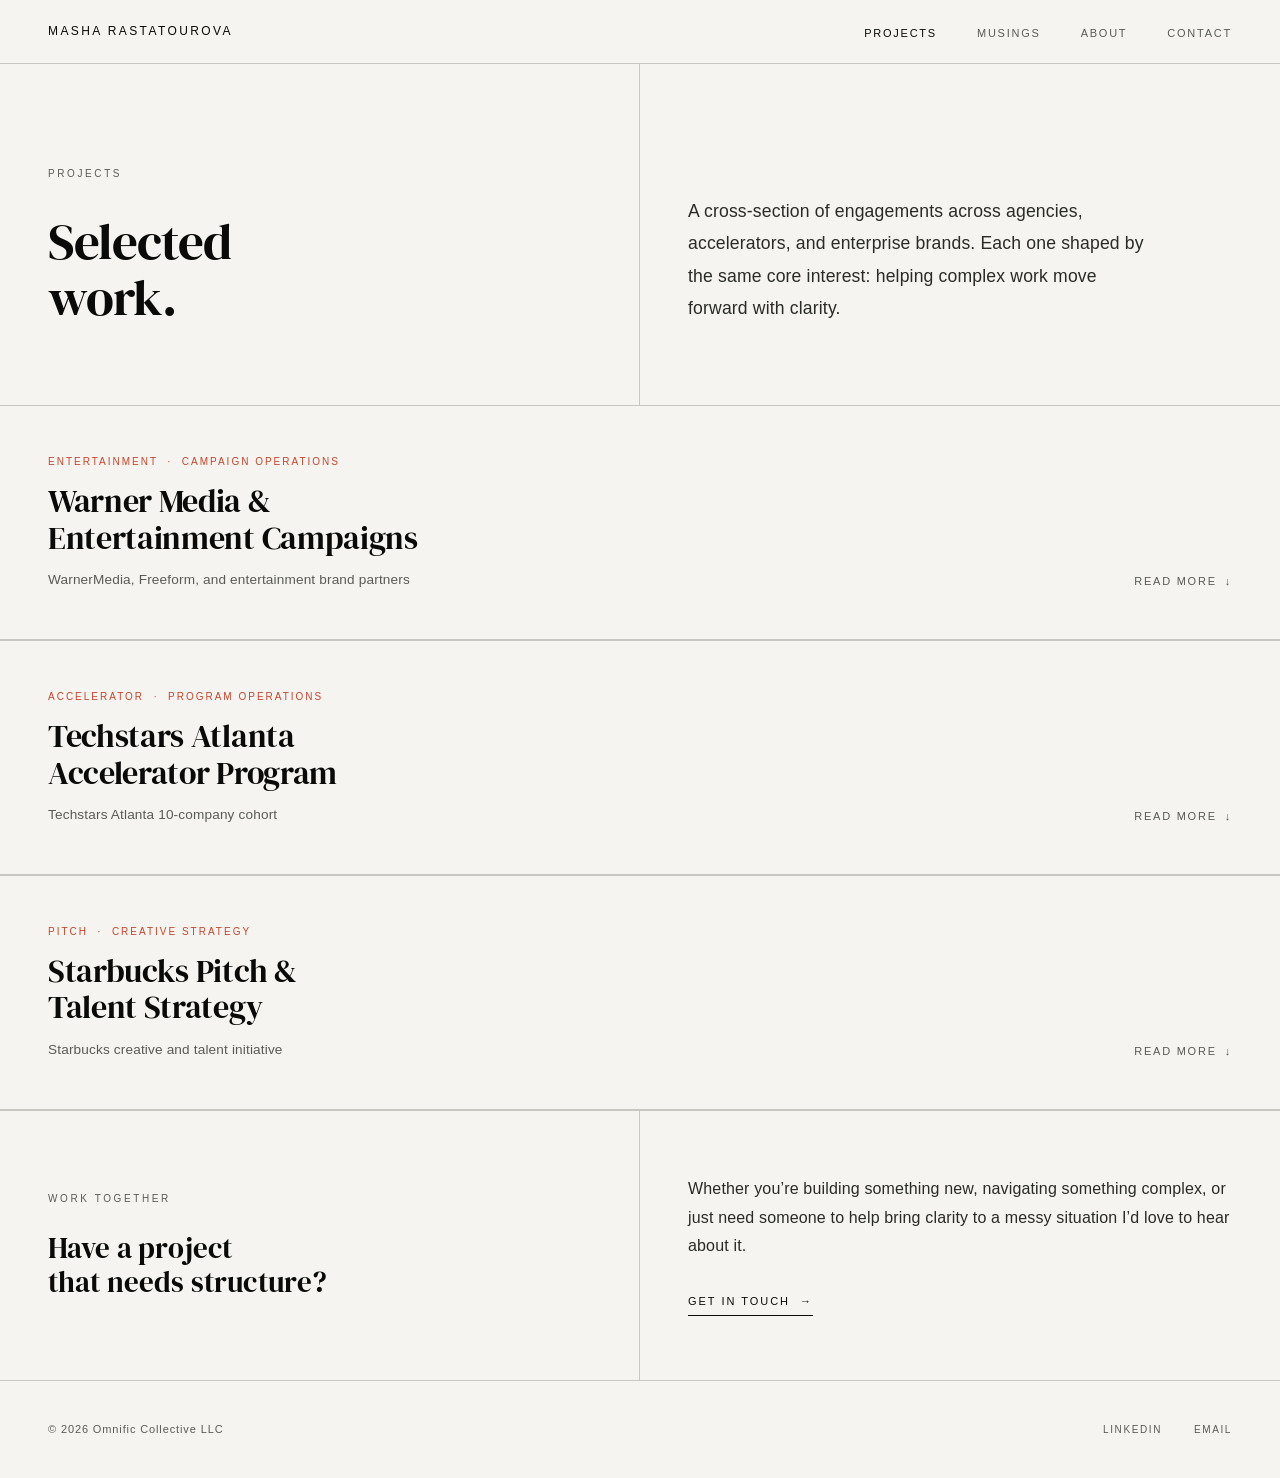
<file: projects.html>
<!DOCTYPE html>
<html lang="en">
<head>
<meta charset="UTF-8">
<meta name="viewport" content="width=device-width, initial-scale=1.0">
<title>Projects — Masha Rastatourova</title>
<link href="https://fonts.googleapis.com/css2?family=DM+Serif+Display:ital@0;1&display=swap" rel="stylesheet">
<style>*,*::before,*::after{box-sizing:border-box;margin:0;padding:0}:root{--black:#0a0a09;--warm-white:#f5f4f0;--off-white:#eceae4;--mid:#5a5a56;--rule:#c8c7c2;--accent:#c8442a;--body-text:#2a2a27}html{font-size:16px;scroll-behavior:smooth}body{font-family:'Helvetica Neue',Helvetica,Arial,sans-serif;background:var(--warm-white);color:var(--black);font-weight:400;line-height:1.6;letter-spacing:.01em;-webkit-font-smoothing:antialiased}nav{width:100%;background:var(--warm-white);border-bottom:1px solid var(--rule);display:flex;align-items:center;justify-content:space-between;padding:0 3rem;height:64px}.nav-name{font-size:12px;letter-spacing:.2em;text-transform:uppercase;font-weight:500;color:var(--black);text-decoration:none}.nav-links{display:flex;gap:2.5rem;list-style:none}.nav-links a{font-size:11px;letter-spacing:.16em;text-transform:uppercase;color:var(--mid);text-decoration:none;transition:color .2s}.nav-links a:hover{color:var(--black)}.nav-links a.active{color:var(--black)}

/* PAGE HEADER */
.page-header{display:grid;grid-template-columns:1fr 1fr;border-bottom:1px solid var(--rule);min-height:38vh}.page-header-left{padding:5rem 3rem;border-right:1px solid var(--rule);display:flex;flex-direction:column;justify-content:flex-end}.page-header-right{padding:5rem 3rem;display:flex;flex-direction:column;justify-content:flex-end}.page-eyebrow{font-size:10px;letter-spacing:.26em;text-transform:uppercase;color:var(--mid);margin-bottom:2rem;font-weight:500}.page-title{font-family:'DM Serif Display',Georgia,serif;font-size:clamp(2.8rem,4vw,4rem);font-weight:400;line-height:1.08;letter-spacing:-.02em}.page-intro{font-size:1.1rem;line-height:1.85;color:var(--body-text);max-width:460px}

/* PROJECT BLOCK */
.project{border-bottom:1px solid var(--rule)}.project-header{display:grid;grid-template-columns:1fr 1fr;border-bottom:1px solid var(--rule);padding:3rem;align-items:end;cursor:pointer;transition:background .2s}.project-header:hover{background:var(--off-white)}.project-meta{display:flex;flex-direction:column;gap:.8rem}.project-tag{font-size:10px;letter-spacing:.2em;text-transform:uppercase;color:var(--accent);font-weight:500}.project-title{font-family:'DM Serif Display',Georgia,serif;font-size:clamp(1.6rem,2.5vw,2.2rem);font-weight:400;line-height:1.15;letter-spacing:-.01em}.project-client{font-size:.85rem;color:var(--mid)}.project-toggle{font-size:11px;letter-spacing:.16em;text-transform:uppercase;color:var(--mid);display:flex;align-items:center;gap:.5rem;justify-content:flex-end;align-self:flex-end;font-weight:500}.project-toggle .arrow{transition:transform .3s;display:inline-block}.project-body{display:none;grid-template-columns:1fr 1fr}.project-body.open{display:grid}.project-col{padding:4rem 3rem;border-right:1px solid var(--rule)}.project-col:last-child{border-right:none}.col-label{font-size:10px;letter-spacing:.26em;text-transform:uppercase;color:var(--mid);margin-bottom:2rem;font-weight:500}.col-body{font-size:.97rem;line-height:1.85;color:var(--body-text);margin-bottom:1.2rem}.col-body:last-child{margin-bottom:0}.col-list{list-style:none;margin-top:1rem}.col-list li{font-size:.92rem;color:var(--body-text);padding:.5rem 0;border-top:1px solid var(--rule);display:flex;gap:1rem;align-items:baseline;line-height:1.5}.col-list li:last-child{border-bottom:1px solid var(--rule)}.col-list li::before{content:"·";color:var(--mid);flex-shrink:0;font-size:.8rem}

/* OUTCOME BAND */
.outcome-band{background:var(--off-white);padding:3rem;border-top:1px solid var(--rule);grid-column:1/-1;display:none}.outcome-band.open{display:block}.outcome-label{font-size:10px;letter-spacing:.26em;text-transform:uppercase;color:var(--mid);margin-bottom:1.5rem;font-weight:500}.outcome-text{font-family:'DM Serif Display',Georgia,serif;font-size:1.3rem;font-weight:400;line-height:1.4;color:var(--black);max-width:700px}.outcome-text em{font-style:italic;color:var(--accent)}

/* CTA */
.page-cta{display:grid;grid-template-columns:1fr 1fr}.cta-left{padding:4rem 3rem;border-right:1px solid var(--rule);display:flex;flex-direction:column;justify-content:center}.cta-right{padding:4rem 3rem;display:flex;flex-direction:column;justify-content:center}.cta-label{font-size:10px;letter-spacing:.26em;text-transform:uppercase;color:var(--mid);margin-bottom:1.5rem;font-weight:500}.cta-heading{font-family:'DM Serif Display',Georgia,serif;font-size:1.8rem;font-weight:400;line-height:1.2}.cta-body{font-size:1rem;line-height:1.8;color:var(--body-text);margin-bottom:2rem}.cta-link{display:inline-flex;align-items:center;gap:10px;font-size:11px;letter-spacing:.18em;text-transform:uppercase;color:var(--black);text-decoration:none;border-bottom:1.5px solid var(--black);padding-bottom:4px;transition:color .2s,border-color .2s;font-weight:500;align-self:flex-start}.cta-link:hover{color:var(--accent);border-color:var(--accent)}

footer{display:grid;grid-template-columns:1fr 1fr;padding:2.5rem 3rem;align-items:center;border-top:1px solid var(--rule)}.footer-copy{font-size:11px;color:var(--mid);letter-spacing:.08em}.footer-links{display:flex;justify-content:flex-end;gap:2rem}.footer-links a{font-size:10px;letter-spacing:.16em;text-transform:uppercase;color:var(--mid);text-decoration:none;transition:color .2s;font-weight:500}.footer-links a:hover{color:var(--black)}

.fade{opacity:0;transform:translateY(12px);animation:rise .8s ease forwards}.fade:nth-child(1){animation-delay:.05s}.fade:nth-child(2){animation-delay:.2s}@keyframes rise{to{opacity:1;transform:translateY(0)}}

@media(max-width:768px){nav{padding:0 1.5rem}.nav-links{gap:1.2rem}.page-header{grid-template-columns:1fr}.page-header-left{padding:4rem 1.5rem 2rem;border-right:none;border-bottom:1px solid var(--rule)}.page-header-right{padding:2rem 1.5rem}.project-header{grid-template-columns:1fr;gap:1.5rem;padding:2rem 1.5rem}.project-toggle{justify-content:flex-start}.project-body.open{grid-template-columns:1fr}.project-col{padding:2.5rem 1.5rem;border-right:none;border-bottom:1px solid var(--rule)}.project-col:last-child{border-bottom:none}.outcome-band{padding:2rem 1.5rem}.page-cta{grid-template-columns:1fr}.cta-left{padding:3rem 1.5rem;border-right:none;border-bottom:1px solid var(--rule)}.cta-right{padding:3rem 1.5rem}footer{grid-template-columns:1fr;gap:1rem;padding:2rem 1.5rem}.footer-links{justify-content:flex-start}}</style>
</head>
<body>

<nav>
  <a class="nav-name" href="index.html">Masha Rastatourova</a>
  <ul class="nav-links">
    <li><a href="projects.html" class="active">Projects</a></li>
    <li><a href="musings.html">Musings</a></li>
    <li><a href="about.html">About</a></li>
    <li><a href="contact.html">Contact</a></li>
  </ul>
</nav>

<div class="page-header">
  <div class="page-header-left">
    <p class="page-eyebrow fade">Projects</p>
    <h1 class="page-title fade">Selected<br>work.</h1>
  </div>
  <div class="page-header-right">
    <p class="page-intro fade">A cross-section of engagements across agencies, accelerators, and enterprise brands. Each one shaped by the same core interest: helping complex work move forward with clarity.</p>
  </div>
</div>

<!-- PROJECT 1: WARNER MEDIA -->
<div class="project">
  <div class="project-header" onclick="toggleProject('warnermedia')">
    <div class="project-meta">
      <span class="project-tag">Entertainment &nbsp;·&nbsp; Campaign Operations</span>
      <h2 class="project-title">Warner Media &amp;<br>Entertainment Campaigns</h2>
      <p class="project-client">WarnerMedia, Freeform, and entertainment brand partners</p>
    </div>
    <div class="project-toggle">Read more <span class="arrow" id="arrow-warnermedia">&darr;</span></div>
  </div>
  <div class="project-body" id="project-warnermedia">
    <div class="project-col">
      <p class="col-label">The Challenge</p>
      <p class="col-body">Entertainment marketing environments move quickly and rarely follow a perfectly linear process. Teams needed to stay aligned across creative development, production, approvals, and delivery while responding to shifting priorities in real time.</p>
      <p class="col-body">Success depended not only on strong creative thinking, but on communication, organization, and operational follow-through.</p>
    </div>
    <div class="project-col">
      <p class="col-label">My Role</p>
      <p class="col-body">I supported the operational and strategic coordination behind a variety of campaigns and creative initiatives, helping align teams, timelines, and client expectations throughout.</p>
      <ul class="col-list">
        <li>Cross-functional coordination across creative and production teams</li>
        <li>Workflow and delivery management</li>
        <li>Presentation and pitch support</li>
        <li>Stakeholder communication</li>
        <li>Resourcing and operational planning</li>
        <li>Navigating evolving project needs in real time</li>
      </ul>
    </div>
  </div>
  <div class="outcome-band" id="outcome-warnermedia">
    <p class="outcome-label">The Outcome</p>
    <p class="outcome-text">The work contributed to <em>long-standing client relationships</em> and repeat partnerships across a demanding and highly visible entertainment landscape reinforcing the value of clear operations inside creative environments.</p>
  </div>
</div>

<!-- PROJECT 2: TECHSTARS -->
<div class="project">
  <div class="project-header" onclick="toggleProject('techstars')">
    <div class="project-meta">
      <span class="project-tag">Accelerator &nbsp;·&nbsp; Program Operations</span>
      <h2 class="project-title">Techstars Atlanta<br>Accelerator Program</h2>
      <p class="project-client">Techstars Atlanta 10-company cohort</p>
    </div>
    <div class="project-toggle">Read more <span class="arrow" id="arrow-techstars">&darr;</span></div>
  </div>
  <div class="project-body" id="project-techstars">
    <div class="project-col">
      <p class="col-label">The Challenge</p>
      <p class="col-body">Running an accelerator program means managing a dense, fast-moving environment with many stakeholders: founders at different stages, mentors with varied availability, investors, staff, and program partners, all moving simultaneously.</p>
      <p class="col-body">The operational infrastructure needed to hold all of it together without creating unnecessary friction for the founders it was designed to serve.</p>
    </div>
    <div class="project-col">
      <p class="col-label">My Role</p>
      <p class="col-body">I supported program operations across the full arc of the cohort, helping translate the program's ambitions into day-to-day execution.</p>
      <ul class="col-list">
        <li>End-to-end program logistics and scheduling</li>
        <li>Mentor coordination and relationship management</li>
        <li>Founder support across the cohort</li>
        <li>Stakeholder communication and updates</li>
        <li>Event and demo day preparation</li>
        <li>Internal systems and process design</li>
      </ul>
    </div>
  </div>
  <div class="outcome-band" id="outcome-techstars">
    <p class="outcome-label">The Outcome</p>
    <p class="outcome-text">A well-run program that allowed founders to focus on <em>building</em> rather than navigating logistics and confirmed that operational clarity is just as valuable inside startup ecosystems as anywhere else.</p>
  </div>
</div>

<!-- PROJECT 3: STARBUCKS PITCH -->
<div class="project">
  <div class="project-header" onclick="toggleProject('starbucks')">
    <div class="project-meta">
      <span class="project-tag">Pitch &nbsp;·&nbsp; Creative Strategy</span>
      <h2 class="project-title">Starbucks Pitch &amp;<br>Talent Strategy</h2>
      <p class="project-client">Starbucks creative and talent initiative</p>
    </div>
    <div class="project-toggle">Read more <span class="arrow" id="arrow-starbucks">&darr;</span></div>
  </div>
  <div class="project-body" id="project-starbucks">
    <div class="project-col">
      <p class="col-label">The Context</p>
      <p class="col-body">Pitches are compressed, high-pressure environments that require strategic thinking, coordination, and rapid decision-making across multiple moving parts simultaneously.</p>
      <p class="col-body">This engagement involved supporting a pitch process connected to Starbucks and a broader talent and creative strategy initiative: a high-visibility opportunity with tight timelines and multiple contributors.</p>
    </div>
    <div class="project-col">
      <p class="col-label">My Role</p>
      <p class="col-body">I supported the operational and strategic side of the pitch process, connecting high-level creative thinking with the practical realities required to move the work forward.</p>
      <ul class="col-list">
        <li>Talent coordination across contributors</li>
        <li>Presentation development and narrative structure</li>
        <li>Workflow management under compressed timelines</li>
        <li>Communication alignment across teams</li>
        <li>Internal organization and resourcing</li>
      </ul>
    </div>
  </div>
  <div class="outcome-band" id="outcome-starbucks">
    <p class="outcome-label">The Outcome</p>
    <p class="outcome-text">A pitch that came together under pressure and a clear demonstration that <em>operational clarity and creative ambition</em> aren&rsquo;t in tension. They reinforce each other.</p>
  </div>
</div>

<!-- CTA -->
<div class="page-cta">
  <div class="cta-left">
    <p class="cta-label">Work Together</p>
    <h2 class="cta-heading">Have a project<br>that needs structure?</h2>
  </div>
  <div class="cta-right">
    <p class="cta-body">Whether you&rsquo;re building something new, navigating something complex, or just need someone to help bring clarity to a messy situation I&rsquo;d love to hear about it.</p>
    <a class="cta-link" href="contact.html">Get in touch &nbsp;&rarr;</a>
  </div>
</div>

<footer>
  <p class="footer-copy">&copy; 2026 Omnific Collective LLC</p>
  <div class="footer-links">
    <a href="https://www.linkedin.com/in/rastatourova/" target="_blank">LinkedIn</a>
    <a href="mailto:masha.rastatourova@gmail.com">Email</a>
  </div>
</footer>

<script>
function toggleProject(id) {
  var body = document.getElementById('project-' + id);
  var outcome = document.getElementById('outcome-' + id);
  var arrow = document.getElementById('arrow-' + id);
  var isOpen = body.classList.contains('open');
  body.classList.toggle('open');
  outcome.classList.toggle('open');
  arrow.innerHTML = isOpen ? '&darr;' : '&uarr;';
}
</script>

</body>
</html>
</file>
